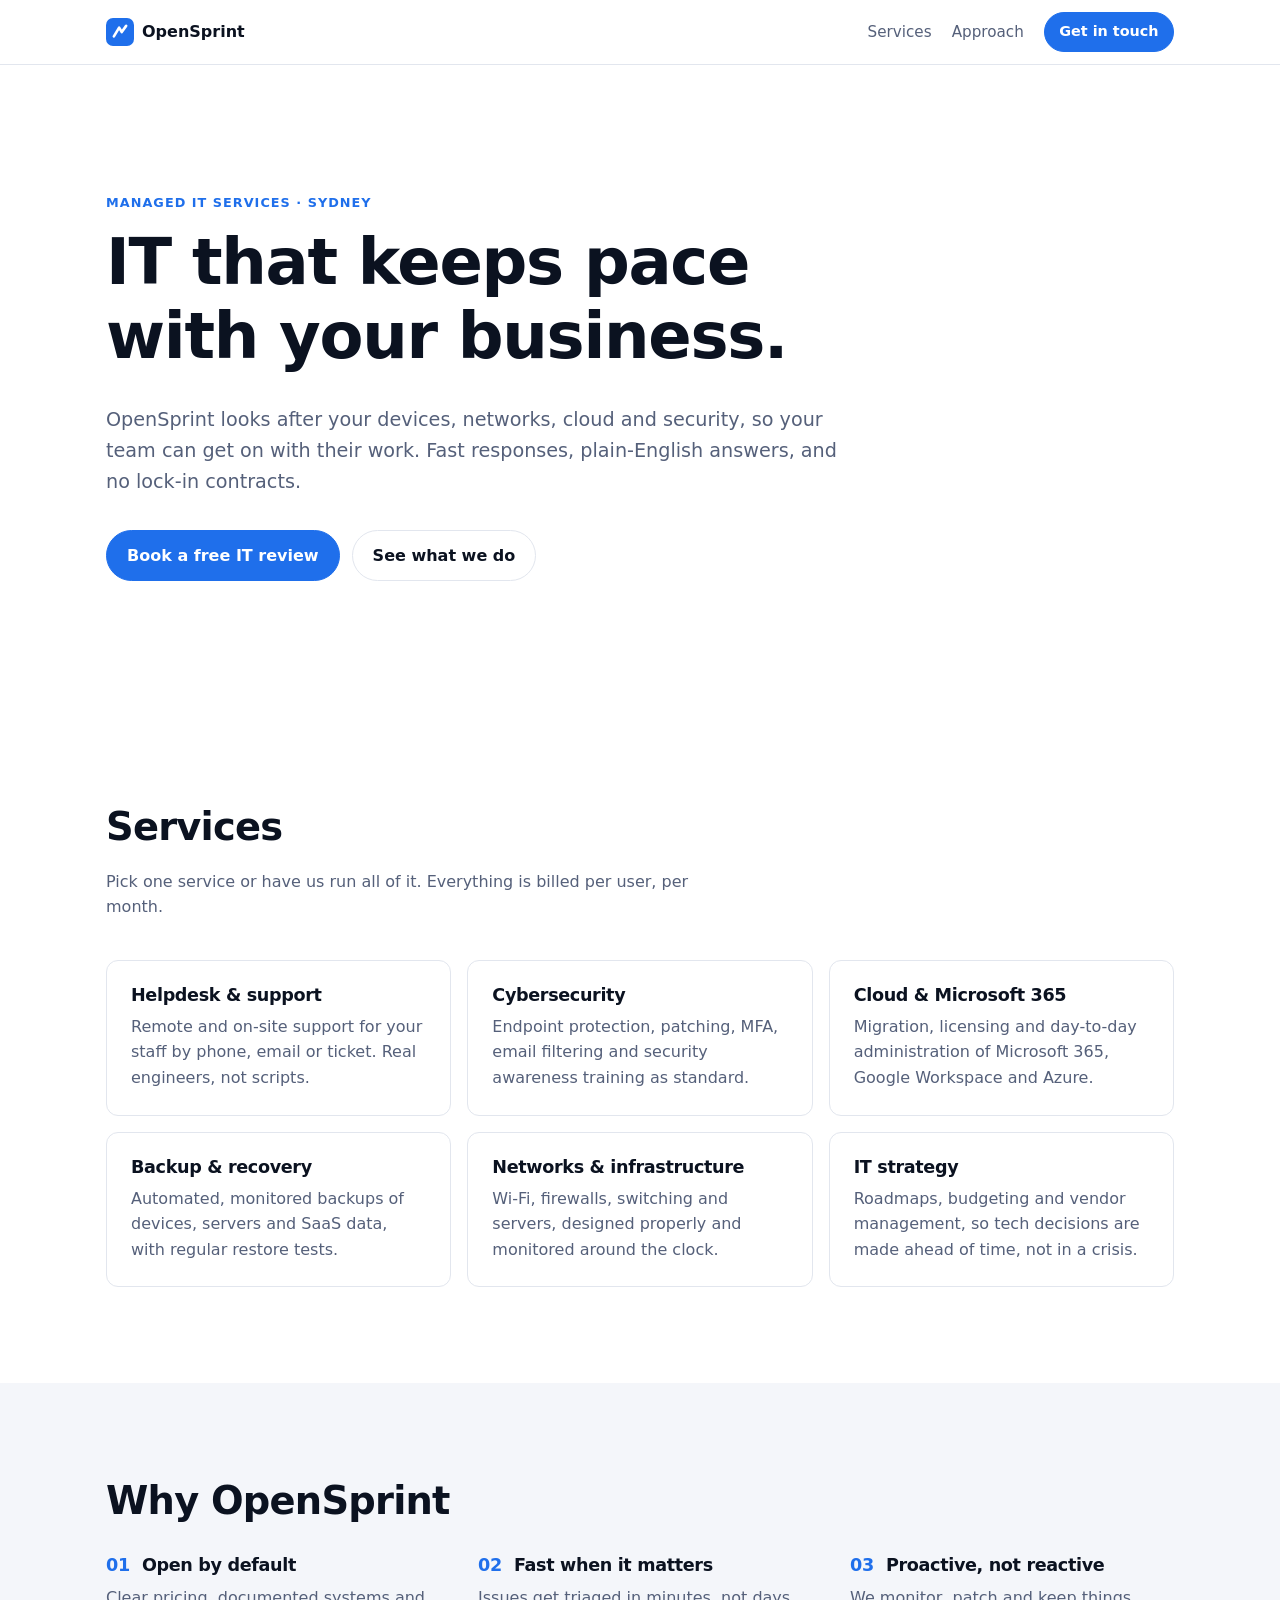
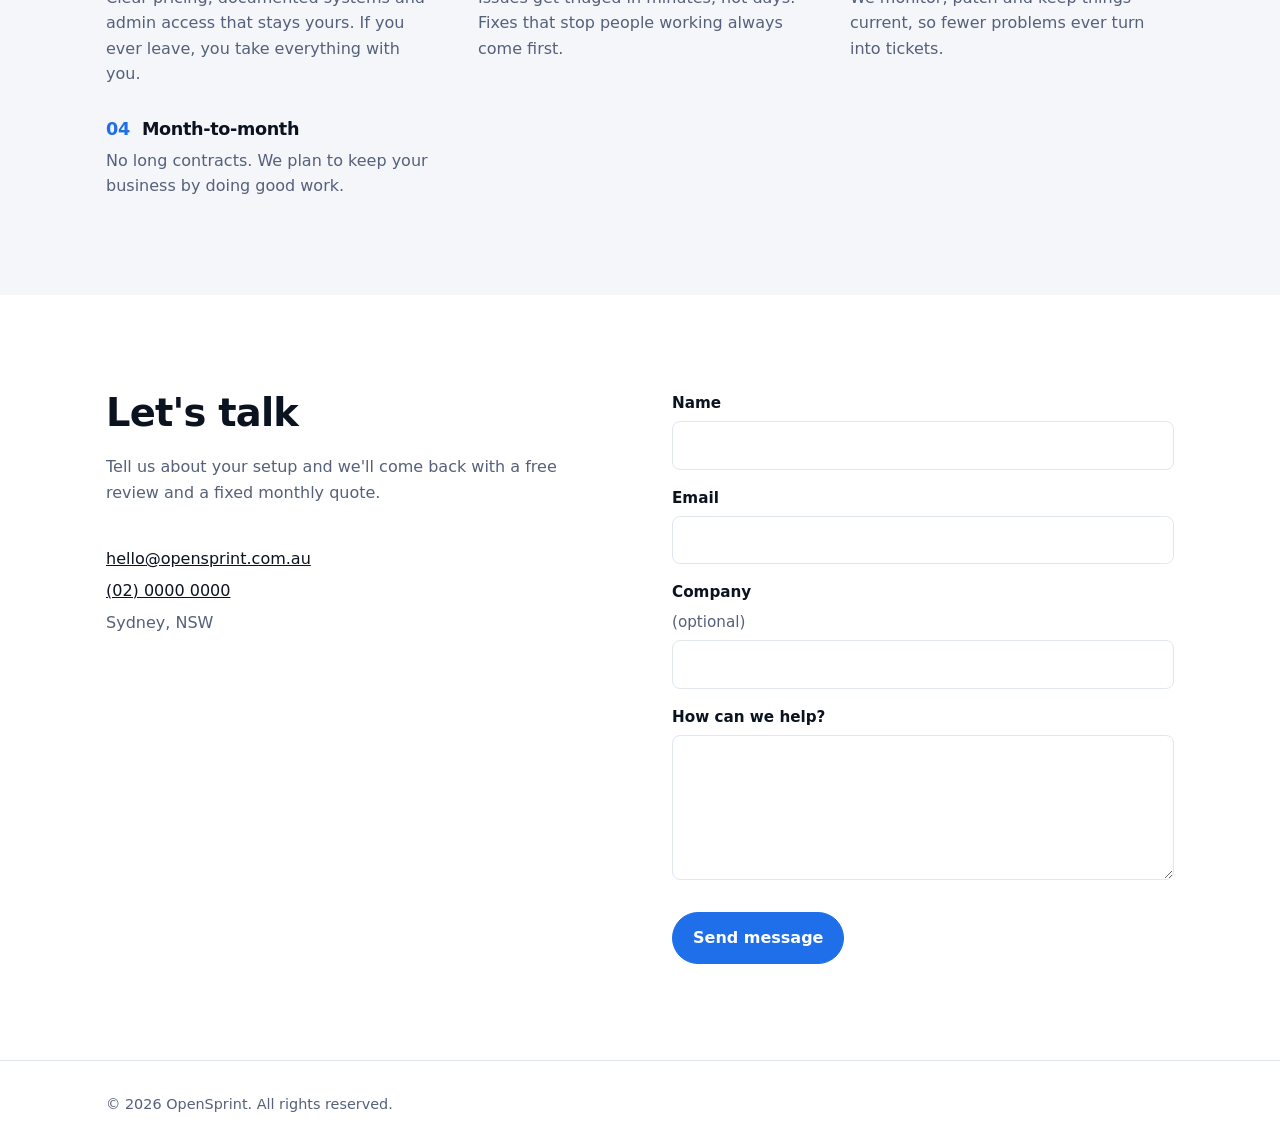
<file: index.html>
<!doctype html>
<html lang="en">
<head>
  <meta charset="utf-8">
  <meta name="viewport" content="width=device-width, initial-scale=1">
  <title>OpenSprint — Managed IT Services</title>
  <meta name="description" content="OpenSprint is a Sydney managed service provider: fast, transparent IT support, security and cloud management for growing businesses.">
  <meta name="theme-color" content="#0b1220">
  <link rel="icon" href="/favicon.svg" type="image/svg+xml">
  <link rel="stylesheet" href="/css/style.css">
</head>
<body>
  <header class="site-header">
    <div class="wrap nav">
      <a class="brand" href="/" aria-label="OpenSprint home">
        <svg width="28" height="28" viewBox="0 0 32 32" aria-hidden="true"><rect width="32" height="32" rx="8" fill="currentColor"/><path d="M9 21 L15 11 L18 16 L23 9" fill="none" stroke="var(--bg)" stroke-width="3" stroke-linecap="round" stroke-linejoin="round"/></svg>
        <span>OpenSprint</span>
      </a>
      <nav aria-label="Main">
        <a href="#services">Services</a>
        <a href="#approach">Approach</a>
        <a class="btn btn-sm" href="#contact">Get in touch</a>
      </nav>
    </div>
  </header>

  <main>
    <section class="hero">
      <div class="wrap">
        <p class="eyebrow">Managed IT services · Sydney</p>
        <h1>IT that keeps pace with your business.</h1>
        <p class="lede">OpenSprint looks after your devices, networks, cloud and security, so your team can get on with their work. Fast responses, plain-English answers, and no lock-in contracts.</p>
        <div class="cta-row">
          <a class="btn" href="#contact">Book a free IT review</a>
          <a class="btn btn-ghost" href="#services">See what we do</a>
        </div>
      </div>
    </section>

    <section id="services" class="section">
      <div class="wrap">
        <h2>Services</h2>
        <p class="section-lede">Pick one service or have us run all of it. Everything is billed per user, per month.</p>
        <div class="grid">
          <article class="card">
            <h3>Helpdesk &amp; support</h3>
            <p>Remote and on-site support for your staff by phone, email or ticket. Real engineers, not scripts.</p>
          </article>
          <article class="card">
            <h3>Cybersecurity</h3>
            <p>Endpoint protection, patching, MFA, email filtering and security awareness training as standard.</p>
          </article>
          <article class="card">
            <h3>Cloud &amp; Microsoft 365</h3>
            <p>Migration, licensing and day-to-day administration of Microsoft 365, Google Workspace and Azure.</p>
          </article>
          <article class="card">
            <h3>Backup &amp; recovery</h3>
            <p>Automated, monitored backups of devices, servers and SaaS data, with regular restore tests.</p>
          </article>
          <article class="card">
            <h3>Networks &amp; infrastructure</h3>
            <p>Wi-Fi, firewalls, switching and servers, designed properly and monitored around the clock.</p>
          </article>
          <article class="card">
            <h3>IT strategy</h3>
            <p>Roadmaps, budgeting and vendor management, so tech decisions are made ahead of time, not in a crisis.</p>
          </article>
        </div>
      </div>
    </section>

    <section id="approach" class="section section-alt">
      <div class="wrap">
        <h2>Why OpenSprint</h2>
        <div class="grid grid-2">
          <div class="point">
            <h3><span class="num">01</span> Open by default</h3>
            <p>Clear pricing, documented systems and admin access that stays yours. If you ever leave, you take everything with you.</p>
          </div>
          <div class="point">
            <h3><span class="num">02</span> Fast when it matters</h3>
            <p>Issues get triaged in minutes, not days. Fixes that stop people working always come first.</p>
          </div>
          <div class="point">
            <h3><span class="num">03</span> Proactive, not reactive</h3>
            <p>We monitor, patch and keep things current, so fewer problems ever turn into tickets.</p>
          </div>
          <div class="point">
            <h3><span class="num">04</span> Month-to-month</h3>
            <p>No long contracts. We plan to keep your business by doing good work.</p>
          </div>
        </div>
      </div>
    </section>

    <section id="contact" class="section">
      <div class="wrap contact">
        <div>
          <h2>Let's talk</h2>
          <p class="section-lede">Tell us about your setup and we'll come back with a free review and a fixed monthly quote.</p>
          <!-- TODO: replace with real contact details -->
          <p class="contact-detail"><a href="mailto:hello@opensprint.com.au">hello@opensprint.com.au</a></p>
          <p class="contact-detail"><a href="tel:+61200000000">(02) 0000 0000</a></p>
          <p class="contact-detail">Sydney, NSW</p>
        </div>
        <form class="form" action="/api/contact" method="post">
          <label>Name<input name="name" required maxlength="100" autocomplete="name"></label>
          <label>Email<input name="email" type="email" required maxlength="200" autocomplete="email"></label>
          <label>Company <span class="opt">(optional)</span><input name="company" maxlength="100" autocomplete="organization"></label>
          <label>How can we help?<textarea name="message" required rows="5" maxlength="5000"></textarea></label>
          <!-- Honeypot: hidden from people, filled in by bots -->
          <label class="hp" aria-hidden="true">Website<input name="website" tabindex="-1" autocomplete="off"></label>
          <div class="cf-turnstile" data-sitekey="0x4AAAAAAFxTJyCTafk5p7rK"></div>
          <button class="btn" type="submit">Send message</button>
        </form>
      </div>
    </section>
  </main>

  <footer class="site-footer">
    <div class="wrap">
      <p>&copy; <span id="y">2026</span> OpenSprint. All rights reserved.</p>
    </div>
  </footer>
  <script>document.getElementById('y').textContent = new Date().getFullYear()</script>
  <script src="https://challenges.cloudflare.com/turnstile/v0/api.js" async defer></script>
</body>
</html>
</file>
<file: css/style.css>
:root {
  --bg: #ffffff;
  --bg-alt: #f4f6fa;
  --fg: #0b1220;
  --muted: #55607a;
  --line: #e2e6ee;
  --accent: #1f6feb;
  --accent-fg: #ffffff;
  --radius: 12px;
  --wrap: 1100px;
  font-family: system-ui, -apple-system, "Segoe UI", Roboto, sans-serif;
  color-scheme: light dark;
}

@media (prefers-color-scheme: dark) {
  :root {
    --bg: #0b1220;
    --bg-alt: #111a2e;
    --fg: #e8ecf4;
    --muted: #9aa5bd;
    --line: #22304d;
    --accent: #4c8dff;
    --accent-fg: #0b1220;
  }
}

*, *::before, *::after { box-sizing: border-box; }

html { scroll-behavior: smooth; }

body {
  margin: 0;
  background: var(--bg);
  color: var(--fg);
  line-height: 1.6;
  -webkit-font-smoothing: antialiased;
}

a { color: inherit; }

h1, h2, h3 { line-height: 1.15; margin: 0 0 .5em; letter-spacing: -.02em; }
h1 { font-size: clamp(2.2rem, 5vw + 1rem, 4rem); max-width: 16ch; }
h2 { font-size: clamp(1.6rem, 2vw + 1rem, 2.4rem); }
h3 { font-size: 1.1rem; }
p { margin: 0 0 1em; }

.wrap { max-width: var(--wrap); margin: 0 auto; padding: 0 16px; }

/* Header */
.site-header {
  position: sticky; top: 0; z-index: 10;
  background: color-mix(in srgb, var(--bg) 85%, transparent);
  backdrop-filter: blur(8px);
  border-bottom: 1px solid var(--line);
}
.nav { display: flex; align-items: center; justify-content: space-between; height: 64px; }
.brand { display: flex; align-items: center; gap: .5rem; font-weight: 700; text-decoration: none; color: var(--accent); }
.brand span { color: var(--fg); }
nav { display: flex; align-items: center; gap: 1.25rem; }
nav a { text-decoration: none; color: var(--muted); font-size: .95rem; }
nav a:hover { color: var(--fg); }

/* Buttons */
.btn {
  display: inline-block;
  padding: .75rem 1.25rem;
  border-radius: 999px;
  background: var(--accent);
  color: var(--accent-fg) !important;
  text-decoration: none;
  font-weight: 600;
  border: 1px solid var(--accent);
  transition: transform .15s ease;
}
.btn:hover { transform: translateY(-1px); }
.btn-ghost { background: transparent; color: var(--fg) !important; border-color: var(--line); }
.btn-sm { padding: .45rem .9rem; font-size: .9rem; }

/* Sections */
.hero { padding: clamp(4rem, 10vw, 8rem) 0; }
.eyebrow { color: var(--accent); font-weight: 600; text-transform: uppercase; letter-spacing: .08em; font-size: .8rem; }
.lede { font-size: 1.2rem; color: var(--muted); max-width: 60ch; }
.cta-row { display: flex; flex-wrap: wrap; gap: .75rem; margin-top: 2rem; }

.section { padding: clamp(3rem, 8vw, 6rem) 0; }
.section-alt { background: var(--bg-alt); }
.section-lede { color: var(--muted); max-width: 60ch; margin-bottom: 2.5rem; }

.grid { display: grid; gap: 1rem; grid-template-columns: repeat(auto-fit, minmax(260px, 1fr)); }
.grid-2 { grid-template-columns: repeat(auto-fit, minmax(320px, 1fr)); gap: 2rem 3rem; margin-top: 2rem; }

.card { border: 1px solid var(--line); border-radius: var(--radius); padding: 1.5rem; background: var(--bg); }
.card p, .point p { color: var(--muted); margin: 0; }

.num { color: var(--accent); font-variant-numeric: tabular-nums; margin-right: .4rem; }

.contact { display: grid; grid-template-columns: repeat(auto-fit, minmax(300px, 1fr)); gap: 2rem 4rem; align-items: start; }
.contact-detail { margin: 0 0 .4rem; color: var(--muted); }
.contact-detail a { color: var(--fg); }

/* Form */
.form { display: grid; gap: 1rem; }
.form label { display: grid; gap: .35rem; font-weight: 600; font-size: .95rem; }
.form .opt { font-weight: 400; color: var(--muted); }
.form input, .form textarea {
  font: inherit; font-weight: 400;
  padding: .7rem .85rem;
  border: 1px solid var(--line);
  border-radius: 8px;
  background: var(--bg);
  color: var(--fg);
}
.form input:focus, .form textarea:focus { outline: 2px solid var(--accent); outline-offset: 1px; border-color: transparent; }
.form textarea { resize: vertical; }
.form button { justify-self: start; cursor: pointer; font: inherit; font-weight: 600; }
.hp { position: absolute; left: -9999px; }

/* Footer */
.site-footer { border-top: 1px solid var(--line); padding: 2rem 0; color: var(--muted); font-size: .9rem; }
.site-footer p { margin: 0; }

@media (max-width: 560px) {
  nav a:not(.btn) { display: none; }
  .grid-2 { grid-template-columns: 1fr; }
}

@media (prefers-reduced-motion: reduce) {
  html { scroll-behavior: auto; }
  .btn { transition: none; }
}
</file>
